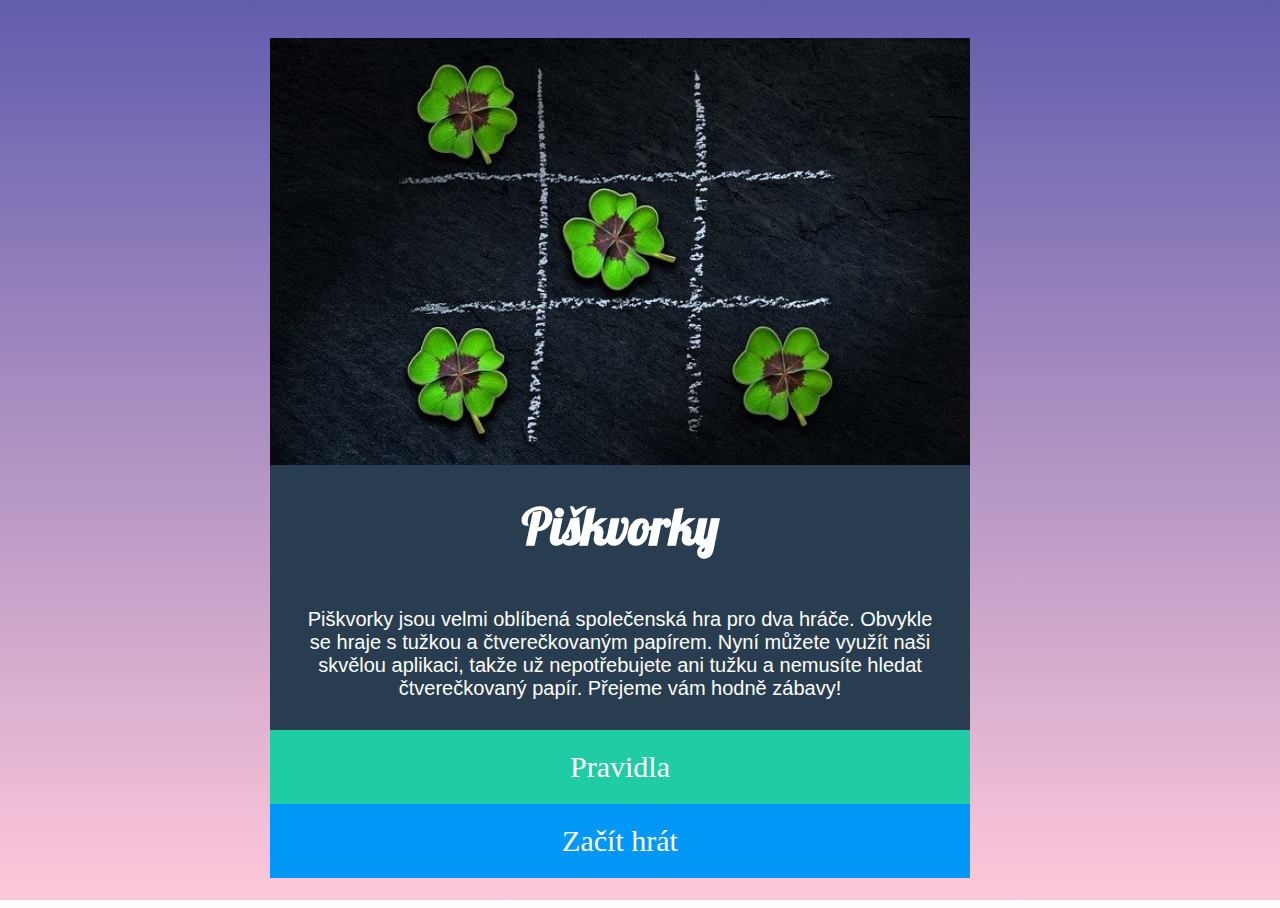
<file: index.html>
<!DOCTYPE html>
<html lang="en">

<head>
  <meta charset="UTF-8">
  <meta name="viewport" content="width=device-width, initial-scale=1.0">
  <link rel="stylesheet" href="style.css">

  <title>Piškvorky</title>

</head>
<link href="https://fonts.googleapis.com/css2?family=Lobster&display=swap" rel="stylesheet">

<body>
  <div class="piskvorky">

    <img src="obrazek.jpg" alt="Obrazek_ctyrlistek">

    <div class="text">

      <h1>Piškvorky</h1>

      <p class="textPiskvorky">
        Piškvorky jsou velmi oblíbená společenská hra pro dva hráče. Obvykle se hraje s tužkou a čtverečkovaným papírem.
        Nyní můžete využít naši skvělou aplikaci, takže už nepotřebujete ani tužku a nemusíte hledat čtverečkovaný
        papír. Přejeme vám hodně zábavy!
      </p>

      <div class="kontejner">
        <ul class="odkazy">
          <li class="pravidla"><a href="pravidla.html">Pravidla</a></li>
          <li class="zacitHrat"><a href="hra.html">Začít hrát</a></li>
        </ul>
      </div>
    </div>
   </div>
</body>

</html>
</file>
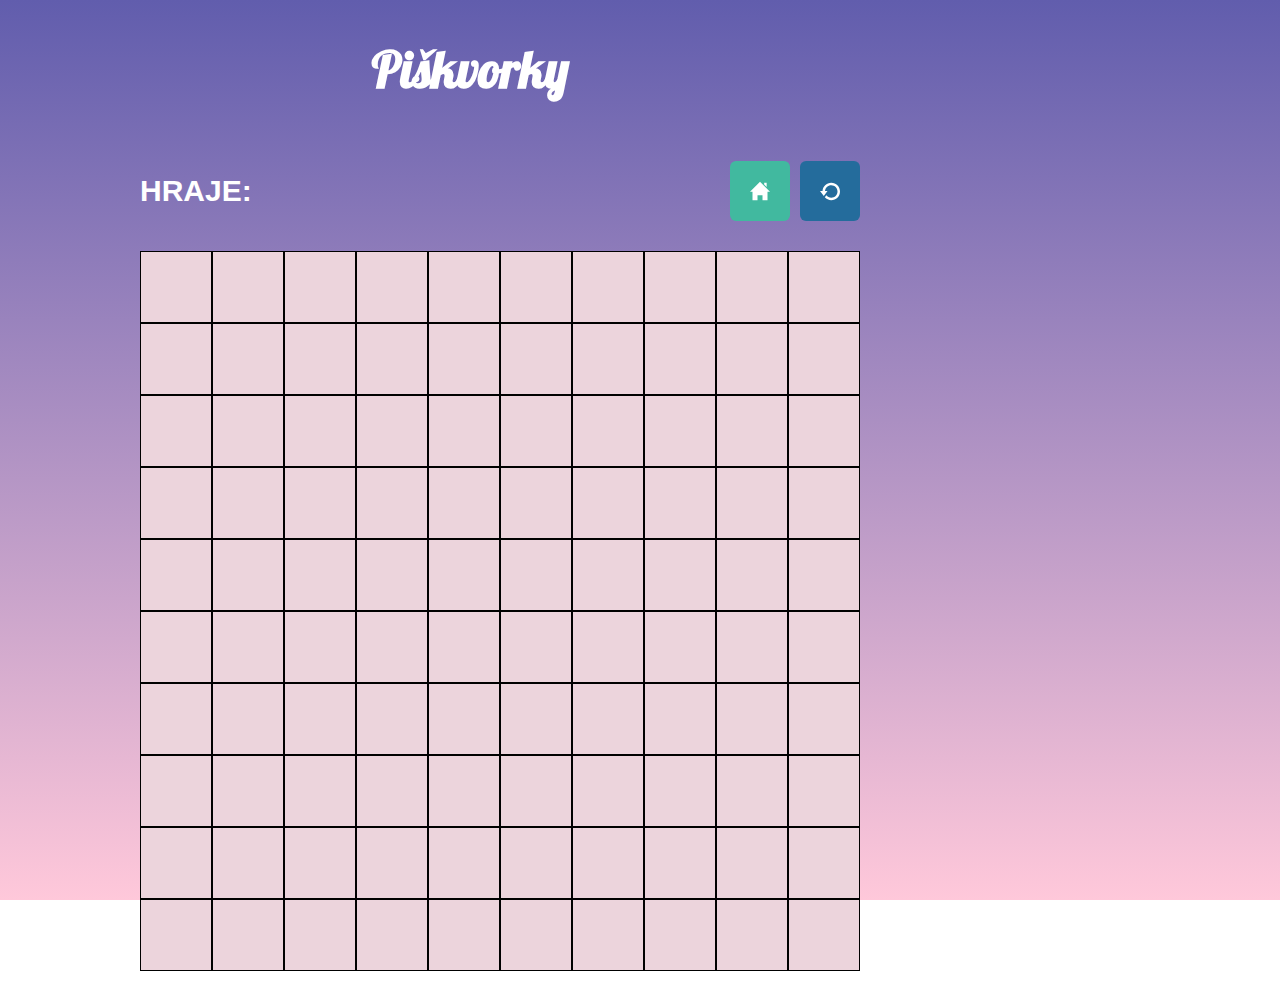
<file: hra.html>
<!DOCTYPE html>
<html lang="en">
<head>
  <meta charset="UTF-8">
  <meta name="viewport" content="width=device-width, initial-scale=1.0">
  <link rel="stylesheet" href="style.css">
  <title>Piškvorky</title>
</head>
<link href="https://fonts.googleapis.com/css2?family=Lobster&display=swap" rel="stylesheet">
<body>
<div class="hra">

  <div class="piskvorky">
  <h1 class="piskvorkyhra" >Piškvorky</h1>

  <div class="firstline">
    <div class="hrajekolecko">
    <p class="hraje">Hraje: 
    <div id="volnePole">
    </div>
  </p>
</div>
  

  <div class = "homerestart">
  <a href="index.html">  
  <img class="home" src="Ukol-Piskvorky-3-main\podklady\home.svg" alt="home" width="20" height="20">
</a>
 
<a href="hra.html">  
  <img class="restart" src="Ukol-Piskvorky-3-main\podklady\restart.svg" alt="restart"  width="20" height="20">
</a> 
</div>
</div>

<div class="grid">
<button></button>
<button></button>
<button></button>
<button></button>
<button></button>
<button></button>
<button></button>
<button></button>
<button></button>
<button></button>
<button></button>
<button></button>
<button></button>
<button></button>
<button></button>
<button></button>
<button></button>
<button></button>
<button></button>
<button></button>
<button></button>
<button></button>
<button></button>
<button></button>
<button></button>
<button></button>
<button></button>
<button></button>
<button></button>
<button></button>
<button></button>
<button></button>
<button></button>
<button></button>
<button></button>
<button></button>
<button></button>
<button></button>
<button></button>
<button></button>
<button></button>
<button></button>
<button></button>
<button></button>
<button></button>
<button></button>
<button></button>
<button></button>
<button></button>
<button></button>
<button></button>
<button></button>
<button></button>
<button></button>
<button></button>
<button></button>
<button></button>
<button></button>
<button></button>
<button></button>
<button></button>
<button></button>
<button></button>
<button></button>
<button></button>
<button></button>
<button></button>
<button></button>
<button></button>
<button></button>
<button></button>
<button></button>
<button></button>
<button></button>
<button></button>
<button></button>
<button></button>
<button></button>
<button></button>
<button></button>
<button></button>
<button></button>
<button></button>
<button></button>
<button></button>
<button></button>
<button></button>
<button></button>
<button></button>
<button></button>
<button></button>
<button></button>
<button></button>
<button></button>
<button></button>
<button></button>
<button></button>
<button></button>
<button></button>
<button></button>
</div>

</div>
</div>

<script src="index.js"></script>
</body>
</html>
</file>
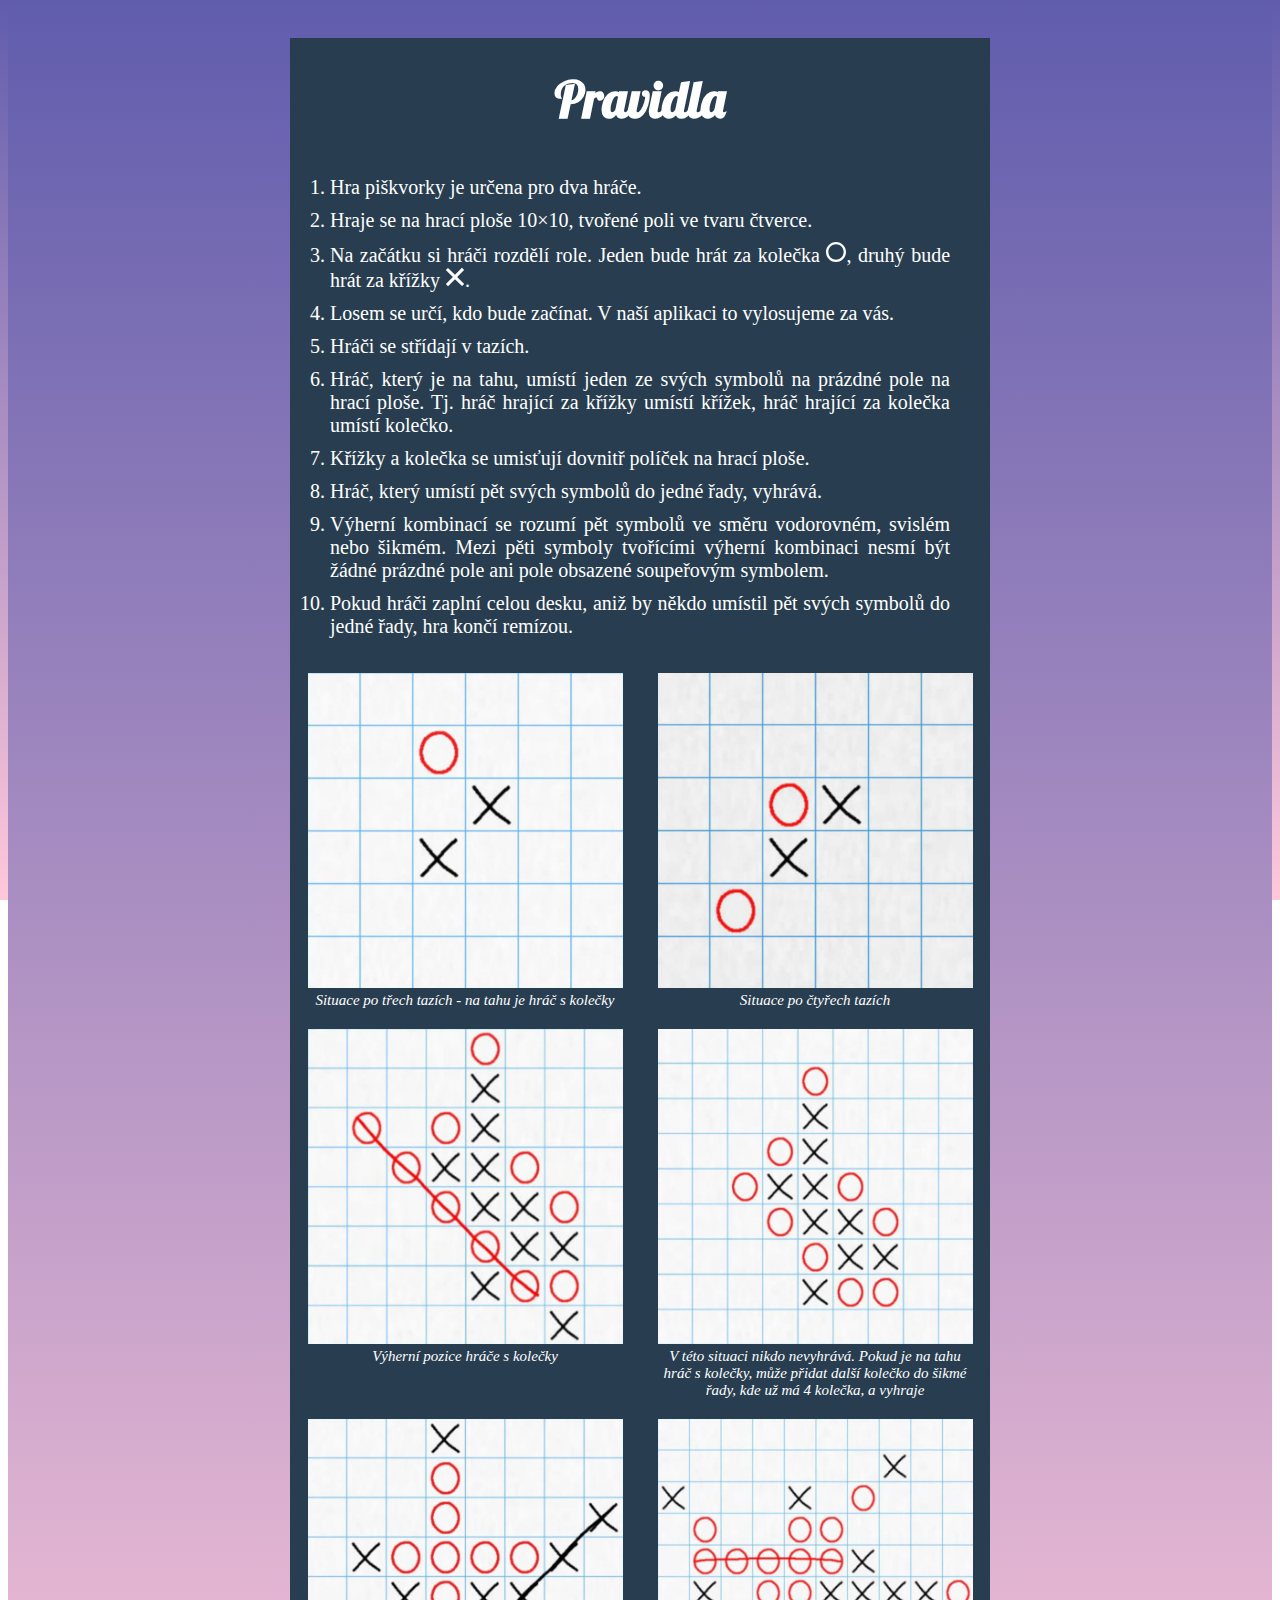
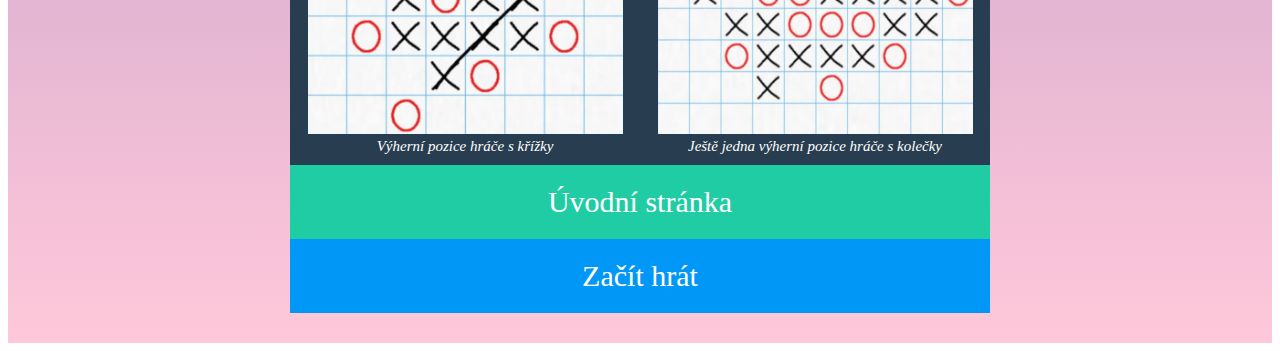
<file: pravidla.html>
<!DOCTYPE html>
<html lang="en">

<head>
  <meta charset="UTF-8">
  <meta name="viewport" content="width=device-width, initial-scale=1.0">
  <link rel="stylesheet" href="style.css">
  <title>Document</title>

  <link href="https://fonts.googleapis.com/css2?family=Lobster&display=swap" rel="stylesheet">
</head>

<body>
  <div class=strankaPravidla>

    <div class="textpravidla">

      <h1>Pravidla</h1>

      <div class="textPravidla">

      <ol>
        <li>Hra piškvorky je určena pro dva hráče.</li>
        <li>Hraje se na hrací ploše 10×10, tvořené poli ve tvaru čtverce.</li>
        <li>Na začátku si hráči rozdělí role. Jeden bude hrát za kolečka <img class="ikonka" src="Ukol-Piskvorky-2-main\podklady\circle.svg" alt="kolečko">, druhý bude hrát za křížky <img class="ikonka" src="Ukol-Piskvorky-2-main\podklady\cross.svg" alt="křížek">.</li>
        <li>Losem se určí, kdo bude začínat. V naší aplikaci to vylosujeme za vás.</li>
        <li> Hráči se střídají v tazích.</li>
        <li> Hráč, který je na tahu, umístí jeden ze svých symbolů na prázdné pole na hrací ploše. Tj. hráč hrající za
          křížky umístí křížek, hráč hrající za kolečka umístí kolečko.</li>
        <li> Křížky a kolečka se umisťují dovnitř políček na hrací ploše.</li>
        <li> Hráč, který umístí pět svých symbolů do jedné řady, vyhrává.</li>
        <li> Výherní kombinací se rozumí pět symbolů ve směru vodorovném, svislém nebo šikmém. Mezi pěti symboly
          tvořícími výherní kombinaci nesmí být žádné prázdné pole ani pole obsazené soupeřovým symbolem.</li>
        <li> Pokud hráči zaplní celou desku, aniž by někdo umístil pět svých symbolů do jedné řady, hra končí remízou.
        </li>
      </ol>
      </div>

      <div class="priklady">

       <figure>
          <img class="fotka" src="Ukol-Piskvorky-2-main/podklady/instructions-01.jpg " alt="Obrazek1">
          <figcaption>Situace po třech tazích - na tahu je hráč s kolečky</figcaption>
        </figure>

        <figure>
          <img class="fotka" src="Ukol-Piskvorky-2-main\podklady\instructions-02.jpg" alt="Obrazek2">
          <figcaption>Situace po čtyřech tazích</figcaption>
        </figure>

        <figure>
          <img class="fotka" src="Ukol-Piskvorky-2-main\podklady\instructions-03.jpg" alt="Obrazek3">
          <figcaption>Výherní pozice hráče s kolečky</figcaption>
        </figure>

        <figure>
          <img class="fotka" src="Ukol-Piskvorky-2-main\podklady\instructions-04.jpg" alt="Obrazek4">
          <figcaption>V této situaci nikdo nevyhrává. Pokud je na tahu hráč s kolečky, může přidat další kolečko do šikmé řady,
            kde už má 4 kolečka, a vyhraje</figcaption>
          </figure>

        <figure>
          <img class="fotka" src="Ukol-Piskvorky-2-main\podklady\instructions-05.jpg" alt="Obrazek5">
          <figcaption>Výherní pozice hráče s křížky</figcaption>
        </figure>

        <figure>
          <img class="fotka" src="Ukol-Piskvorky-2-main\podklady\instructions-06.jpg" alt="Obrazek6">
          <figcaption>Ještě jedna výherní pozice hráče s kolečky</figcaption>
        </figure>
      </div>
      
      <div class="kontejner">
        <ul class="odkazy">
          <li class="uvodniStranka"><a href="index.html">Úvodní stránka</a></li>
          <li class="zacitHrat"><a href=hra.html>Začít hrát</a></li>
        </ul>
      </div>
    
    </div>
  </div>



</body>

</html>
</file>
<file: style.css>
body{
  background-image:linear-gradient(#615dad,#ffc8da );
  background-repeat: no-repeat;
  background-attachment: fixed;
}


.piskvorky{
  position: absolute;
  left: 80px;
  right: 80px;
  display: flex;
  flex-direction: column;
  
}

img {
  display: flex;
  justify-content: center;
  width: 700px;
  margin-left: auto;
  margin-right: auto;
  position: relative;
  margin-top: 30px;
 }

.text{
  color: white;
  background-color: #283e50;
  width: 700px;
  display: inline-block;
  font-size: 20px;
  margin-top: 0;
  margin-left: auto;
  margin-right: auto;
  margin-bottom: 30px;
  text-align: center;
  position: relative;
   }


h1{
  font-size: 50px;
  padding: 20px;
  font-family: Lobster;
  margin: 10px;
  color: white;
  text-align: center;
}

.textPiskvorky{
    padding: 20px;
    font-family: Arial, Helvetica, sans-serif;
    margin: 10px;
  }

.odkazy {
  padding: 0;
  margin: 0;
  list-style-type: none;
  font-size: 30px;
}

.pravidla,
.uvodniStranka{
  background-color: #1fcca4;
  padding: 20px;
  text-align: center;
  color: white;
}

.zacitHrat{
  background-color: #0197f6;
  padding: 20px;
}

a{
  color: white;
  text-decoration: none;

}
.pravidla:focus, 
.pravidla:hover,
.uvodniStranka:focus,
.uvodniStranka:hover {
  background-color: #1cbb96;
  color: white;
}

.zacitHrat:focus, 
.zacitHrat:hover {
  background-color: #0090e9;
  color: white;
}

.strankaPravidla{
  background-image:linear-gradient(#615dad,#ffc8da );
  display: flex;
  align-items: center;
}
.textpravidla{
  margin-top: 30px;
  justify-content: center;
  width: 700px;
  color: white;
  background-color: #283e50;
  width: 700px;
  display: inline-block;
  font-size: 20px;
  margin-left: auto;
  margin-right: auto;
  margin-bottom: 30px;
  text-align: center;
  position: relative
}

ol {
text-align: justify;
width: auto;
padding-right: 40px;
}

li{
  padding-top: 5px;
  padding-bottom: 5px;
}
.ikonka {
  width: 1em;
  height: 1em;
  margin: 0;
  padding: 0;
  filter: invert(100%);
  float: none;
  display: inline-block;
 }

figure{
  display: inline-block;
  flex-direction: row;
  width: 45%;
  height: auto;
  margin: 10px;
  font-size: 15px;
  font-style: italic;
 }

figcaption,
.fotka {
  display: inline-block;
  height: auto;
  width: 100%;
  margin:0;
}

.priklady{
  display: flex;
  flex-wrap: wrap;
  width: 100%;
  justify-content: space-around;
    }

     @media only screen and (max-width: 380px) {
      .priklady {
      display: block;
      width: 100%;
      margin: 0;
     }
     figure{
      display: inline-block;
      width: auto;
      height: auto;
           }
           .textpravidla {
             min-width: 200px;
           }
           .strankaPravidla {
             min-width: 300px;
           }
    }
 

.piskvorky{
  max-width: 120vmin; 
}

.piskvorkyhra{
  width: 80vmin;
  text-align: center;
}

    .firstline{
      display: flex;
      justify-content: space-between;
      align-items: center;
      width: 80vmin;
      padding-left: 60px;
      padding-right: 60px;
       }

  
       .hraje{
      color: white;
      text-transform: uppercase;
      font-weight: bold;
      font-family: Arial, Helvetica, sans-serif;
      font-size: 30px;
               }

               .kolecko {
                border-radius: 50%;
                border: 3px solid white;
                width: 1.5em;
                height: 1.5em;
                margin-left: 5px;
                margin-top: 30px;
                margin-bottom: 30px;
                 }
                 .kolečko2 {
                  border-radius: 50%;
                  border: 3px solid rgb(15, 15, 15);
                  width: 1.5em;
                  height: 1.5em;
                  margin-left: 10px;
                  padding: 0;
                  }
  
                 .hrajekolecko{
                   display: flex;
                 }
    
    .home{
      background-color: rgb(65, 185, 159);
      padding: 20px;
      width: auto;
      border-radius: 10%;
           }

    .restart{
      background-color: rgb(36, 108, 156);
      padding: 20px;
      margin-left: 10px;
      width: auto;
      border-radius: 10%;
            }

       .home:focus,
       .home:hover {
         background-color: #119173;
              }

              .restart:focus,
              .restart:hover {
                background-color: rgb(20, 92, 139);
                     }
                     
.homerestart{
  display: flex;
  max-width: 80vmin;
  margin-right: 0;
  margin-bottom: 30px;
  padding: 0;
}

  .grid {
    display: grid;
    margin-left: 60px;
    margin-right: 60px;
    margin-bottom: 20px;
    height: 80vmin;
    width: 80vmin;
    grid-template-columns: auto auto auto auto auto auto auto auto auto auto;
    grid-template-rows: auto auto auto auto auto auto auto auto auto auto;  
    color: rgb(221, 175, 190);
          }

    button:hover {
        background-color: white;
             }

             button{
               border: 1px solid black;
               background-color: rgb(236, 212, 220);
              width: 8vmin;
              height: 8vmin;
              padding: 0;
             }
  
             .ikonka1{
               height: 2em;
               width: 2em;
               margin: 0;
               padding: 0;
               display: inline;
               animation-name: zvetseni;
               animation-duration: 1s;
                               }
                               @keyframes zvetseni {
                                from {transform: scale (1,1);}
                                to {transform: scale(1.5,1.5);}
                              }

             .volnePole{
              height: 1.5em;
              width: 1.5em;
              margin-top:17px;
             }

             .volnePole2{
              filter: invert(100%) saturate(2476%) hue-rotate(86deg) brightness(118%) contrast(119%);
              height: 1.5em;
              width: 1.5em;
              margin-top:17px;
            }
</file>
